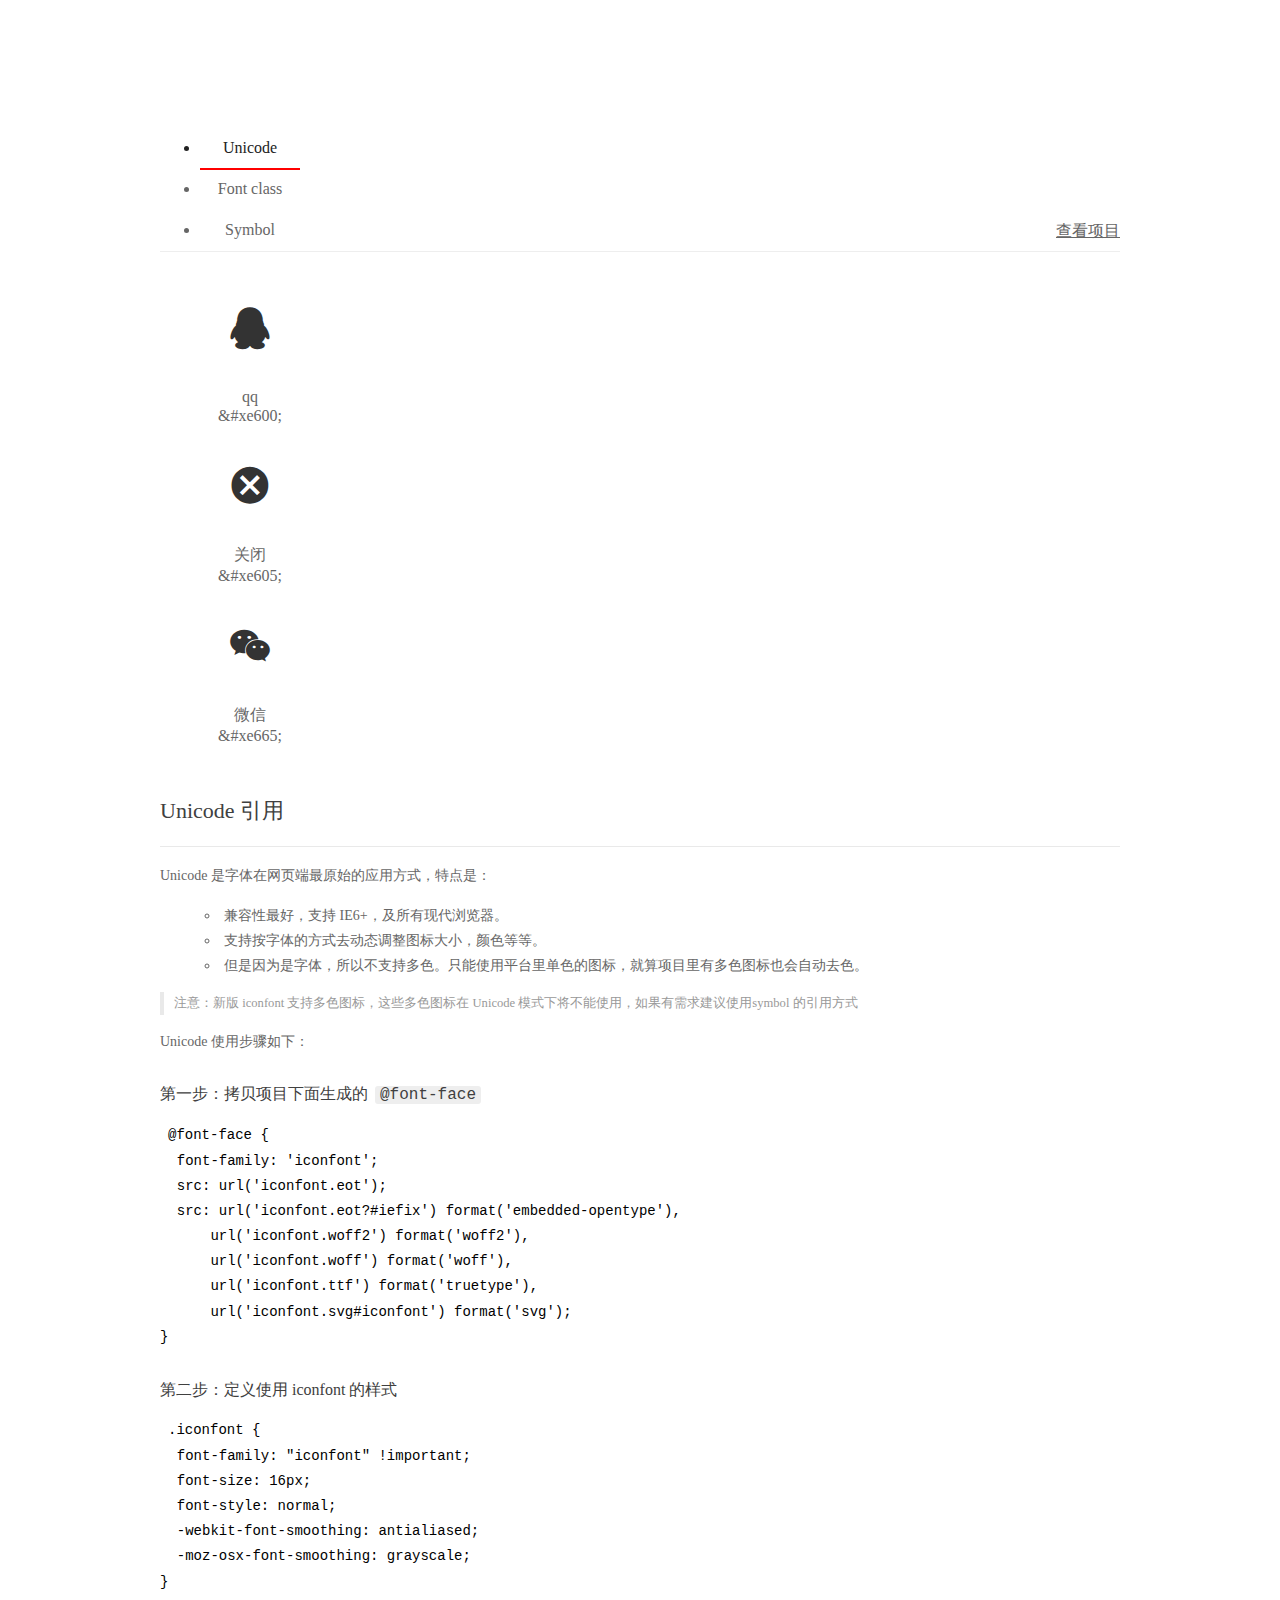
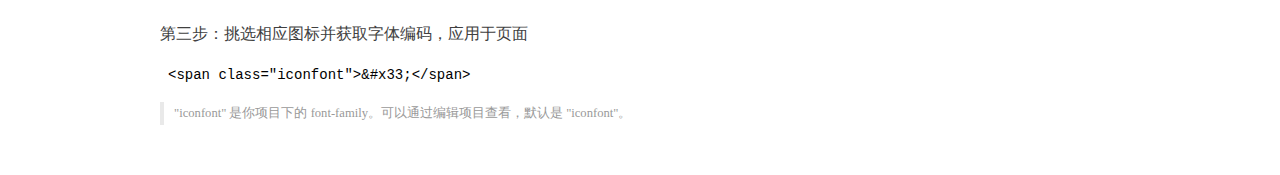
<file: iconfont/demo_index.html>
<!DOCTYPE html>
<html>
<head>
  <meta charset="utf-8"/>
  <title>IconFont Demo</title>
  <link rel="shortcut icon" href="//img.alicdn.com/imgextra/i2/O1CN01ZyAlrn1MwaMhqz36G_!!6000000001499-73-tps-64-64.ico" type="image/x-icon"/>
  <link rel="icon" type="image/svg+xml" href="//img.alicdn.com/imgextra/i4/O1CN01EYTRnJ297D6vehehJ_!!6000000008020-55-tps-64-64.svg"/>
  <link rel="stylesheet" href="https://g.alicdn.com/thx/cube/1.3.2/cube.min.css">
  <link rel="stylesheet" href="demo.css">
  <link rel="stylesheet" href="iconfont.css">
  <script src="iconfont.js"></script>
  <!-- jQuery -->
  <script src="https://a1.alicdn.com/oss/uploads/2018/12/26/7bfddb60-08e8-11e9-9b04-53e73bb6408b.js"></script>
  <!-- 代码高亮 -->
  <script src="https://a1.alicdn.com/oss/uploads/2018/12/26/a3f714d0-08e6-11e9-8a15-ebf944d7534c.js"></script>
</head>
<body>
  <div class="main">
    <h1 class="logo"><a href="https://www.iconfont.cn/" title="iconfont 首页" target="_blank">&#xe86b;</a></h1>
    <div class="nav-tabs">
      <ul id="tabs" class="dib-box">
        <li class="dib active"><span>Unicode</span></li>
        <li class="dib"><span>Font class</span></li>
        <li class="dib"><span>Symbol</span></li>
      </ul>
      
      <a href="https://www.iconfont.cn/manage/index?manage_type=myprojects&projectId=2508520" target="_blank" class="nav-more">查看项目</a>
      
    </div>
    <div class="tab-container">
      <div class="content unicode" style="display: block;">
          <ul class="icon_lists dib-box">
          
            <li class="dib">
              <span class="icon iconfont">&#xe600;</span>
                <div class="name">qq</div>
                <div class="code-name">&amp;#xe600;</div>
              </li>
          
            <li class="dib">
              <span class="icon iconfont">&#xe605;</span>
                <div class="name">关闭</div>
                <div class="code-name">&amp;#xe605;</div>
              </li>
          
            <li class="dib">
              <span class="icon iconfont">&#xe665;</span>
                <div class="name">微信</div>
                <div class="code-name">&amp;#xe665;</div>
              </li>
          
          </ul>
          <div class="article markdown">
          <h2 id="unicode-">Unicode 引用</h2>
          <hr>

          <p>Unicode 是字体在网页端最原始的应用方式，特点是：</p>
          <ul>
            <li>兼容性最好，支持 IE6+，及所有现代浏览器。</li>
            <li>支持按字体的方式去动态调整图标大小，颜色等等。</li>
            <li>但是因为是字体，所以不支持多色。只能使用平台里单色的图标，就算项目里有多色图标也会自动去色。</li>
          </ul>
          <blockquote>
            <p>注意：新版 iconfont 支持多色图标，这些多色图标在 Unicode 模式下将不能使用，如果有需求建议使用symbol 的引用方式</p>
          </blockquote>
          <p>Unicode 使用步骤如下：</p>
          <h3 id="-font-face">第一步：拷贝项目下面生成的 <code>@font-face</code></h3>
<pre><code class="language-css"
>@font-face {
  font-family: 'iconfont';
  src: url('iconfont.eot');
  src: url('iconfont.eot?#iefix') format('embedded-opentype'),
      url('iconfont.woff2') format('woff2'),
      url('iconfont.woff') format('woff'),
      url('iconfont.ttf') format('truetype'),
      url('iconfont.svg#iconfont') format('svg');
}
</code></pre>
          <h3 id="-iconfont-">第二步：定义使用 iconfont 的样式</h3>
<pre><code class="language-css"
>.iconfont {
  font-family: "iconfont" !important;
  font-size: 16px;
  font-style: normal;
  -webkit-font-smoothing: antialiased;
  -moz-osx-font-smoothing: grayscale;
}
</code></pre>
          <h3 id="-">第三步：挑选相应图标并获取字体编码，应用于页面</h3>
<pre>
<code class="language-html"
>&lt;span class="iconfont"&gt;&amp;#x33;&lt;/span&gt;
</code></pre>
          <blockquote>
            <p>"iconfont" 是你项目下的 font-family。可以通过编辑项目查看，默认是 "iconfont"。</p>
          </blockquote>
          </div>
      </div>
      <div class="content font-class">
        <ul class="icon_lists dib-box">
          
          <li class="dib">
            <span class="icon iconfont icon-qq"></span>
            <div class="name">
              qq
            </div>
            <div class="code-name">.icon-qq
            </div>
          </li>
          
          <li class="dib">
            <span class="icon iconfont icon-guanbi"></span>
            <div class="name">
              关闭
            </div>
            <div class="code-name">.icon-guanbi
            </div>
          </li>
          
          <li class="dib">
            <span class="icon iconfont icon-weixin"></span>
            <div class="name">
              微信
            </div>
            <div class="code-name">.icon-weixin
            </div>
          </li>
          
        </ul>
        <div class="article markdown">
        <h2 id="font-class-">font-class 引用</h2>
        <hr>

        <p>font-class 是 Unicode 使用方式的一种变种，主要是解决 Unicode 书写不直观，语意不明确的问题。</p>
        <p>与 Unicode 使用方式相比，具有如下特点：</p>
        <ul>
          <li>兼容性良好，支持 IE8+，及所有现代浏览器。</li>
          <li>相比于 Unicode 语意明确，书写更直观。可以很容易分辨这个 icon 是什么。</li>
          <li>因为使用 class 来定义图标，所以当要替换图标时，只需要修改 class 里面的 Unicode 引用。</li>
          <li>不过因为本质上还是使用的字体，所以多色图标还是不支持的。</li>
        </ul>
        <p>使用步骤如下：</p>
        <h3 id="-fontclass-">第一步：引入项目下面生成的 fontclass 代码：</h3>
<pre><code class="language-html">&lt;link rel="stylesheet" href="./iconfont.css"&gt;
</code></pre>
        <h3 id="-">第二步：挑选相应图标并获取类名，应用于页面：</h3>
<pre><code class="language-html">&lt;span class="iconfont icon-xxx"&gt;&lt;/span&gt;
</code></pre>
        <blockquote>
          <p>"
            iconfont" 是你项目下的 font-family。可以通过编辑项目查看，默认是 "iconfont"。</p>
        </blockquote>
      </div>
      </div>
      <div class="content symbol">
          <ul class="icon_lists dib-box">
          
            <li class="dib">
                <svg class="icon svg-icon" aria-hidden="true">
                  <use xlink:href="#icon-qq"></use>
                </svg>
                <div class="name">qq</div>
                <div class="code-name">#icon-qq</div>
            </li>
          
            <li class="dib">
                <svg class="icon svg-icon" aria-hidden="true">
                  <use xlink:href="#icon-guanbi"></use>
                </svg>
                <div class="name">关闭</div>
                <div class="code-name">#icon-guanbi</div>
            </li>
          
            <li class="dib">
                <svg class="icon svg-icon" aria-hidden="true">
                  <use xlink:href="#icon-weixin"></use>
                </svg>
                <div class="name">微信</div>
                <div class="code-name">#icon-weixin</div>
            </li>
          
          </ul>
          <div class="article markdown">
          <h2 id="symbol-">Symbol 引用</h2>
          <hr>

          <p>这是一种全新的使用方式，应该说这才是未来的主流，也是平台目前推荐的用法。相关介绍可以参考这篇<a href="">文章</a>
            这种用法其实是做了一个 SVG 的集合，与另外两种相比具有如下特点：</p>
          <ul>
            <li>支持多色图标了，不再受单色限制。</li>
            <li>通过一些技巧，支持像字体那样，通过 <code>font-size</code>, <code>color</code> 来调整样式。</li>
            <li>兼容性较差，支持 IE9+，及现代浏览器。</li>
            <li>浏览器渲染 SVG 的性能一般，还不如 png。</li>
          </ul>
          <p>使用步骤如下：</p>
          <h3 id="-symbol-">第一步：引入项目下面生成的 symbol 代码：</h3>
<pre><code class="language-html">&lt;script src="./iconfont.js"&gt;&lt;/script&gt;
</code></pre>
          <h3 id="-css-">第二步：加入通用 CSS 代码（引入一次就行）：</h3>
<pre><code class="language-html">&lt;style&gt;
.icon {
  width: 1em;
  height: 1em;
  vertical-align: -0.15em;
  fill: currentColor;
  overflow: hidden;
}
&lt;/style&gt;
</code></pre>
          <h3 id="-">第三步：挑选相应图标并获取类名，应用于页面：</h3>
<pre><code class="language-html">&lt;svg class="icon" aria-hidden="true"&gt;
  &lt;use xlink:href="#icon-xxx"&gt;&lt;/use&gt;
&lt;/svg&gt;
</code></pre>
          </div>
      </div>

    </div>
  </div>
  <script>
  $(document).ready(function () {
      $('.tab-container .content:first').show()

      $('#tabs li').click(function (e) {
        var tabContent = $('.tab-container .content')
        var index = $(this).index()

        if ($(this).hasClass('active')) {
          return
        } else {
          $('#tabs li').removeClass('active')
          $(this).addClass('active')

          tabContent.hide().eq(index).fadeIn()
        }
      })
    })
  </script>
</body>
</html>
</file>
<file: iconfont/demo.css>
/* Logo 字体 */
@font-face {
  font-family: "iconfont logo";
  src: url('https://at.alicdn.com/t/font_985780_km7mi63cihi.eot?t=1545807318834');
  src: url('https://at.alicdn.com/t/font_985780_km7mi63cihi.eot?t=1545807318834#iefix') format('embedded-opentype'),
    url('https://at.alicdn.com/t/font_985780_km7mi63cihi.woff?t=1545807318834') format('woff'),
    url('https://at.alicdn.com/t/font_985780_km7mi63cihi.ttf?t=1545807318834') format('truetype'),
    url('https://at.alicdn.com/t/font_985780_km7mi63cihi.svg?t=1545807318834#iconfont') format('svg');
}

.logo {
  font-family: "iconfont logo";
  font-size: 160px;
  font-style: normal;
  -webkit-font-smoothing: antialiased;
  -moz-osx-font-smoothing: grayscale;
}

/* tabs */
.nav-tabs {
  position: relative;
}

.nav-tabs .nav-more {
  position: absolute;
  right: 0;
  bottom: 0;
  height: 42px;
  line-height: 42px;
  color: #666;
}

#tabs {
  border-bottom: 1px solid #eee;
}

#tabs li {
  cursor: pointer;
  width: 100px;
  height: 40px;
  line-height: 40px;
  text-align: center;
  font-size: 16px;
  border-bottom: 2px solid transparent;
  position: relative;
  z-index: 1;
  margin-bottom: -1px;
  color: #666;
}


#tabs .active {
  border-bottom-color: #f00;
  color: #222;
}

.tab-container .content {
  display: none;
}

/* 页面布局 */
.main {
  padding: 30px 100px;
  width: 960px;
  margin: 0 auto;
}

.main .logo {
  color: #333;
  text-align: left;
  margin-bottom: 30px;
  line-height: 1;
  height: 110px;
  margin-top: -50px;
  overflow: hidden;
  *zoom: 1;
}

.main .logo a {
  font-size: 160px;
  color: #333;
}

.helps {
  margin-top: 40px;
}

.helps pre {
  padding: 20px;
  margin: 10px 0;
  border: solid 1px #e7e1cd;
  background-color: #fffdef;
  overflow: auto;
}

.icon_lists {
  width: 100% !important;
  overflow: hidden;
  *zoom: 1;
}

.icon_lists li {
  width: 100px;
  margin-bottom: 10px;
  margin-right: 20px;
  text-align: center;
  list-style: none !important;
  cursor: default;
}

.icon_lists li .code-name {
  line-height: 1.2;
}

.icon_lists .icon {
  display: block;
  height: 100px;
  line-height: 100px;
  font-size: 42px;
  margin: 10px auto;
  color: #333;
  -webkit-transition: font-size 0.25s linear, width 0.25s linear;
  -moz-transition: font-size 0.25s linear, width 0.25s linear;
  transition: font-size 0.25s linear, width 0.25s linear;
}

.icon_lists .icon:hover {
  font-size: 100px;
}

.icon_lists .svg-icon {
  /* 通过设置 font-size 来改变图标大小 */
  width: 1em;
  /* 图标和文字相邻时，垂直对齐 */
  vertical-align: -0.15em;
  /* 通过设置 color 来改变 SVG 的颜色/fill */
  fill: currentColor;
  /* path 和 stroke 溢出 viewBox 部分在 IE 下会显示
      normalize.css 中也包含这行 */
  overflow: hidden;
}

.icon_lists li .name,
.icon_lists li .code-name {
  color: #666;
}

/* markdown 样式 */
.markdown {
  color: #666;
  font-size: 14px;
  line-height: 1.8;
}

.highlight {
  line-height: 1.5;
}

.markdown img {
  vertical-align: middle;
  max-width: 100%;
}

.markdown h1 {
  color: #404040;
  font-weight: 500;
  line-height: 40px;
  margin-bottom: 24px;
}

.markdown h2,
.markdown h3,
.markdown h4,
.markdown h5,
.markdown h6 {
  color: #404040;
  margin: 1.6em 0 0.6em 0;
  font-weight: 500;
  clear: both;
}

.markdown h1 {
  font-size: 28px;
}

.markdown h2 {
  font-size: 22px;
}

.markdown h3 {
  font-size: 16px;
}

.markdown h4 {
  font-size: 14px;
}

.markdown h5 {
  font-size: 12px;
}

.markdown h6 {
  font-size: 12px;
}

.markdown hr {
  height: 1px;
  border: 0;
  background: #e9e9e9;
  margin: 16px 0;
  clear: both;
}

.markdown p {
  margin: 1em 0;
}

.markdown>p,
.markdown>blockquote,
.markdown>.highlight,
.markdown>ol,
.markdown>ul {
  width: 80%;
}

.markdown ul>li {
  list-style: circle;
}

.markdown>ul li,
.markdown blockquote ul>li {
  margin-left: 20px;
  padding-left: 4px;
}

.markdown>ul li p,
.markdown>ol li p {
  margin: 0.6em 0;
}

.markdown ol>li {
  list-style: decimal;
}

.markdown>ol li,
.markdown blockquote ol>li {
  margin-left: 20px;
  padding-left: 4px;
}

.markdown code {
  margin: 0 3px;
  padding: 0 5px;
  background: #eee;
  border-radius: 3px;
}

.markdown strong,
.markdown b {
  font-weight: 600;
}

.markdown>table {
  border-collapse: collapse;
  border-spacing: 0px;
  empty-cells: show;
  border: 1px solid #e9e9e9;
  width: 95%;
  margin-bottom: 24px;
}

.markdown>table th {
  white-space: nowrap;
  color: #333;
  font-weight: 600;
}

.markdown>table th,
.markdown>table td {
  border: 1px solid #e9e9e9;
  padding: 8px 16px;
  text-align: left;
}

.markdown>table th {
  background: #F7F7F7;
}

.markdown blockquote {
  font-size: 90%;
  color: #999;
  border-left: 4px solid #e9e9e9;
  padding-left: 0.8em;
  margin: 1em 0;
}

.markdown blockquote p {
  margin: 0;
}

.markdown .anchor {
  opacity: 0;
  transition: opacity 0.3s ease;
  margin-left: 8px;
}

.markdown .waiting {
  color: #ccc;
}

.markdown h1:hover .anchor,
.markdown h2:hover .anchor,
.markdown h3:hover .anchor,
.markdown h4:hover .anchor,
.markdown h5:hover .anchor,
.markdown h6:hover .anchor {
  opacity: 1;
  display: inline-block;
}

.markdown>br,
.markdown>p>br {
  clear: both;
}


.hljs {
  display: block;
  background: white;
  padding: 0.5em;
  color: #333333;
  overflow-x: auto;
}

.hljs-comment,
.hljs-meta {
  color: #969896;
}

.hljs-string,
.hljs-variable,
.hljs-template-variable,
.hljs-strong,
.hljs-emphasis,
.hljs-quote {
  color: #df5000;
}

.hljs-keyword,
.hljs-selector-tag,
.hljs-type {
  color: #a71d5d;
}

.hljs-literal,
.hljs-symbol,
.hljs-bullet,
.hljs-attribute {
  color: #0086b3;
}

.hljs-section,
.hljs-name {
  color: #63a35c;
}

.hljs-tag {
  color: #333333;
}

.hljs-title,
.hljs-attr,
.hljs-selector-id,
.hljs-selector-class,
.hljs-selector-attr,
.hljs-selector-pseudo {
  color: #795da3;
}

.hljs-addition {
  color: #55a532;
  background-color: #eaffea;
}

.hljs-deletion {
  color: #bd2c00;
  background-color: #ffecec;
}

.hljs-link {
  text-decoration: underline;
}

/* 代码高亮 */
/* PrismJS 1.15.0
https://prismjs.com/download.html#themes=prism&languages=markup+css+clike+javascript */
/**
 * prism.js default theme for JavaScript, CSS and HTML
 * Based on dabblet (http://dabblet.com)
 * @author Lea Verou
 */
code[class*="language-"],
pre[class*="language-"] {
  color: black;
  background: none;
  text-shadow: 0 1px white;
  font-family: Consolas, Monaco, 'Andale Mono', 'Ubuntu Mono', monospace;
  text-align: left;
  white-space: pre;
  word-spacing: normal;
  word-break: normal;
  word-wrap: normal;
  line-height: 1.5;

  -moz-tab-size: 4;
  -o-tab-size: 4;
  tab-size: 4;

  -webkit-hyphens: none;
  -moz-hyphens: none;
  -ms-hyphens: none;
  hyphens: none;
}

pre[class*="language-"]::-moz-selection,
pre[class*="language-"] ::-moz-selection,
code[class*="language-"]::-moz-selection,
code[class*="language-"] ::-moz-selection {
  text-shadow: none;
  background: #b3d4fc;
}

pre[class*="language-"]::selection,
pre[class*="language-"] ::selection,
code[class*="language-"]::selection,
code[class*="language-"] ::selection {
  text-shadow: none;
  background: #b3d4fc;
}

@media print {

  code[class*="language-"],
  pre[class*="language-"] {
    text-shadow: none;
  }
}

/* Code blocks */
pre[class*="language-"] {
  padding: 1em;
  margin: .5em 0;
  overflow: auto;
}

:not(pre)>code[class*="language-"],
pre[class*="language-"] {
  background: #f5f2f0;
}

/* Inline code */
:not(pre)>code[class*="language-"] {
  padding: .1em;
  border-radius: .3em;
  white-space: normal;
}

.token.comment,
.token.prolog,
.token.doctype,
.token.cdata {
  color: slategray;
}

.token.punctuation {
  color: #999;
}

.namespace {
  opacity: .7;
}

.token.property,
.token.tag,
.token.boolean,
.token.number,
.token.constant,
.token.symbol,
.token.deleted {
  color: #905;
}

.token.selector,
.token.attr-name,
.token.string,
.token.char,
.token.builtin,
.token.inserted {
  color: #690;
}

.token.operator,
.token.entity,
.token.url,
.language-css .token.string,
.style .token.string {
  color: #9a6e3a;
  background: hsla(0, 0%, 100%, .5);
}

.token.atrule,
.token.attr-value,
.token.keyword {
  color: #07a;
}

.token.function,
.token.class-name {
  color: #DD4A68;
}

.token.regex,
.token.important,
.token.variable {
  color: #e90;
}

.token.important,
.token.bold {
  font-weight: bold;
}

.token.italic {
  font-style: italic;
}

.token.entity {
  cursor: help;
}
</file>
<file: iconfont/iconfont.css>
@font-face {font-family: "iconfont";
  src: url('iconfont.eot?t=1619234766470'); /* IE9 */
  src: url('iconfont.eot?t=1619234766470#iefix') format('embedded-opentype'), /* IE6-IE8 */
  url('[data-uri]') format('woff2'),
  url('iconfont.woff?t=1619234766470') format('woff'),
  url('iconfont.ttf?t=1619234766470') format('truetype'), /* chrome, firefox, opera, Safari, Android, iOS 4.2+ */
  url('iconfont.svg?t=1619234766470#iconfont') format('svg'); /* iOS 4.1- */
}

.iconfont {
  font-family: "iconfont" !important;
  font-size: 16px;
  font-style: normal;
  -webkit-font-smoothing: antialiased;
  -moz-osx-font-smoothing: grayscale;
}

.icon-qq:before {
  content: "\e600";
}

.icon-guanbi:before {
  content: "\e605";
}

.icon-weixin:before {
  content: "\e665";
}
</file>
